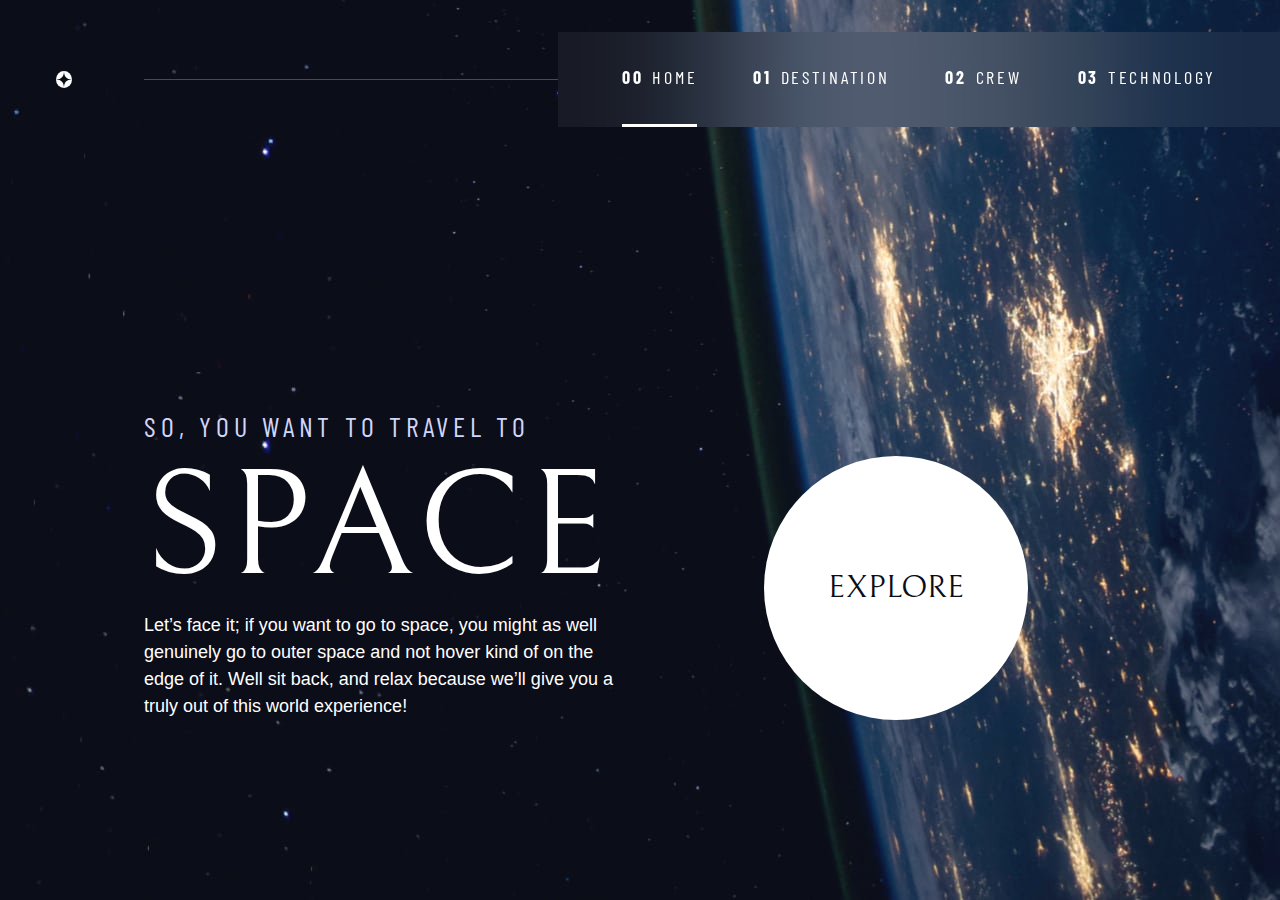
<file: index.html>
<!DOCTYPE html>
<html lang="en">

<head>
  <meta charset="UTF-8">
  <meta name="viewport" content="width=device-width, initial-scale=1.0">

  <link rel="icon" type="image/png" sizes="32x32" href="./assets/favicon-32x32.png">
  <!---Google Fonts-->
  <link rel="preconnect" href="https://fonts.googleapis.com">
  <link rel="preconnect" href="https://fonts.gstatic.com" crossorigin>
  <link href="https://fonts.googleapis.com/css2?family=Barlow+Condensed&family=Bellefair&display=swap" rel="stylesheet">
  <!---CSS--->
  <link rel="stylesheet" href="styles.css">
<script src="navbar.js" defer></script>
  <title>Frontend Mentor | Space tourism website</title>
</head>

<body class="home">
  <header class="primary-header flex">
    <div class="nav_logo">

        <img src="assets/shared/logo.svg" alt="logo-img">

    </div>
    <button class="mobile-nav-toggle" aria-controls="primary-navigation"><span class="sr-only"
      aria-expanded="false">Menu</span></button>
    <nav >
      <ul id="primary-navigation" data-visible="false" class=" nav underline-indicators flex">
        <li class="active ">
          <a href="index.html" class="ff-sans-cond uppercase text-white letter-spacing-2 "><span aria-hidden="true">00</span>Home</a>
        </li>
        <li class="">
          <a href="destination.html" class="ff-sans-cond uppercase text-white letter-spacing-2"><span aria-hidden="true">01</span>Destination</a>
        </li>
        <li class="">
          <a href="crew.html" class="ff-sans-cond uppercase text-white letter-spacing-2"><span aria-hidden="true">02</span>Crew</a>
        </li>
        <li class=" ">
          <a href="technology.html" class="ff-sans-cond uppercase text-white letter-spacing-2 "><span aria-hidden="true">03</span>Technology</a>
        </li>
      </ul>
    </nav>
  </header>
  <main id="main" class="grid-container grid-container--home ">
    <div >
        <h1 class="text-light fs-5 ff-sans-cond uppercase letter-spacing-1">SO, YOU WANT TO TRAVEL TO
        <span class=" d-block fs-9 ff-serif text-white">SPACE</span></h1>
        <p class="">Let’s face it; if you want to go to space, you might as well genuinely go to
          outer space and not hover kind of on the edge of it. Well sit back, and relax
          because we’ll give you a truly out of this world experience!</p>
  </div>
    <div >
      <a href="destination.html" class="explore uppercase ff-serif fs-6 text-dark"> Explore</a>
    </div>

  </main>


</body>

</html>
</file>
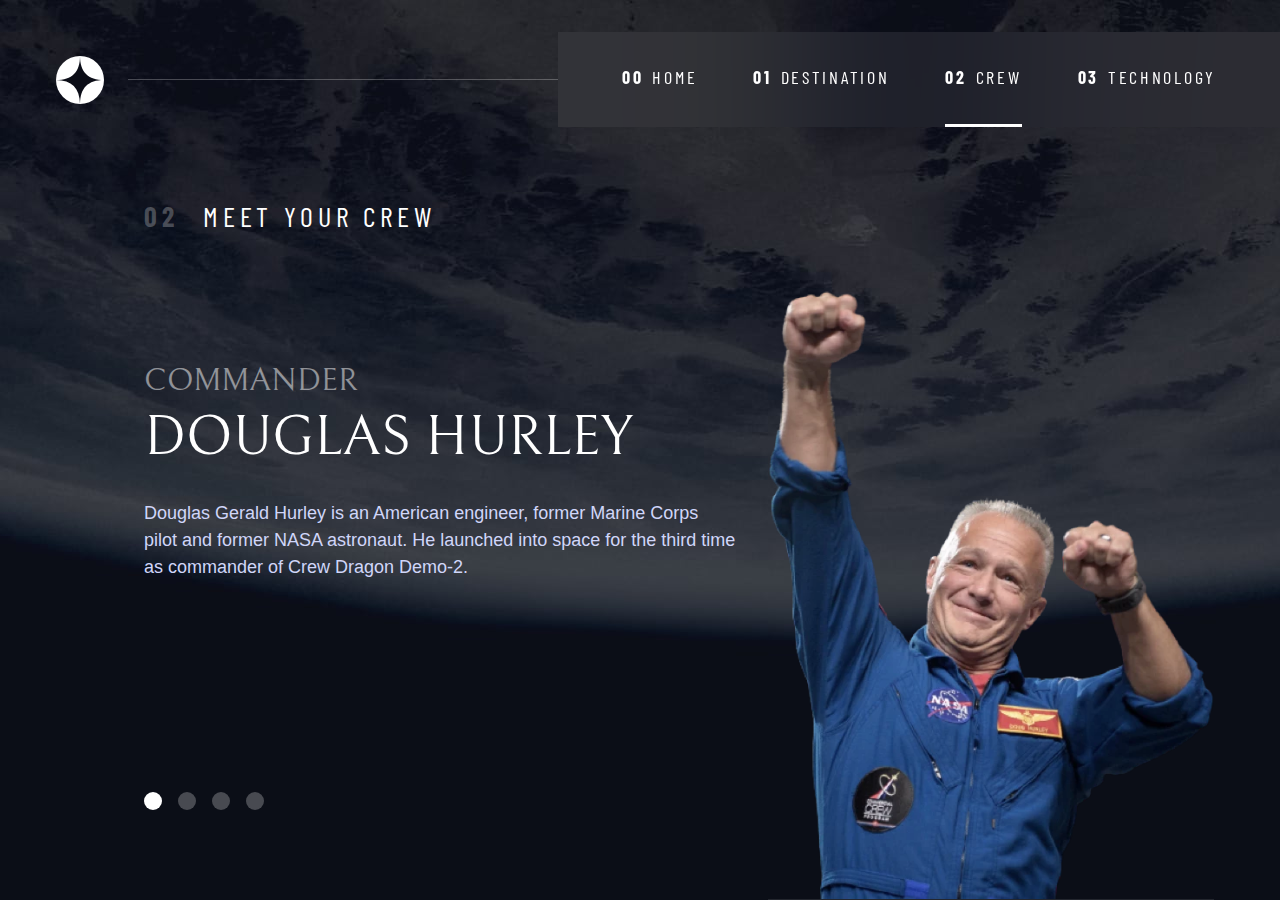
<file: crew.html>
<!DOCTYPE html>
<html lang="en">
<head>
  <meta charset="UTF-8">
  <meta name="viewport" content="width=device-width, initial-scale=1.0">

  <link rel="icon" type="image/png" sizes="32x32" href="./assets/favicon-32x32.png">

  <link rel="preconnect" href="https://fonts.googleapis.com">
<link rel="preconnect" href="https://fonts.gstatic.com" crossorigin>
<link href="https://fonts.googleapis.com/css2?family=Barlow+Condensed&family=Bellefair&display=swap" rel="stylesheet">
<!---CSS--->
  <link rel="stylesheet" href="styles.css">
  <script src="navbar.js" defer></script>
  <script src="index.js" defer></script>
  <title>Frontend Mentor | Space tourism website</title>
</head>
<body class="crew">
  <header class="primary-header flex">
    <div >
      <img src="assets/shared/logo.svg" alt="logo-img" class="nav_logo">
    </div>
    <button class="mobile-nav-toggle" aria-controls="primary-navigation"><span class="sr-only" aria-expanded="false">Menu</span></button>
    <nav>
      <ul id="primary-navigation" data-visible="false" class=" nav underline-indicators flex">
        <li class="">
          <a href="index.html" class="ff-sans-cond uppercase text-white letter-spacing-2 "><span aria-hidden="true">00</span>Home</a>
        </li>
        <li class="">
          <a href="destination.html" class="ff-sans-cond uppercase text-white letter-spacing-2"><span aria-hidden="true">01</span>Destination</a>
        </li>
        <li class="active">
          <a href="crew.html" class="ff-sans-cond uppercase text-white letter-spacing-2"><span aria-hidden="true">02</span>Crew</a>
        </li>
        <li class=" ">
          <a href="technology.html" class="ff-sans-cond uppercase text-white letter-spacing-2 "><span aria-hidden="true">03</span>Technology</a>
        </li>
      </ul>
    </nav>
  </header>
<main id="main" class="grid-container grid-container--crew flow">

    <h1 class="no-title"><span aria-hidden="true">02</span> Meet your crew</h1>
    <div class="dot-indicators flex" role="tablist" aria-label="crew member list">
      <button aria-selected="true" aria-controls="commander-tab" role="tab" data-image="commander-image" tabindex="0"><span class="sr-only">The commander</span></button>
      <button aria-selected="false" aria-controls="mission-tab" role="tab" data-image="mission-image" tabindex="-1"><span class="sr-only">The mission specialist</span></button>
      <button aria-selected="false" aria-controls="pilot-tab" role="tab" data-image="pilot-image" tabindex="-1"><span class="sr-only">The pilot</span></button>
      <button aria-selected="false" aria-controls="crew-tab" role="tab" data-image="crew-image" tabindex="-1"><span class="sr-only">The crew engineer</span></button>
    </div>

    <!-- commander -->
    <article class="crew-details flow" id="commander-tab" role="tabpanel" tabindex="0">
      <header class="flow flow--space-small">
        <h2 class="fs-6 ff-serif uppercase">Commander</h2>
        <p class="fs-7 uppercase ff-serif">Douglas Hurley</p>
      </header>
      <p class="text-light">Douglas Gerald Hurley is an American engineer, former Marine Corps pilot
      and former NASA astronaut. He launched into space for the third time as
      commander of Crew Dragon Demo-2.</p>
    </article>

    <!-- mission specialist -->
    <article hidden class="crew-details flow" id="mission-tab" role="tabpanel" tabindex="0">
      <header class="flow flow--space-small">
        <h2 class="fs-6 ff-serif uppercase">Mission Specialist</h2>
        <p class="fs-7 uppercase ff-serif">Mark SHuttleworth</p>
      </header>
      <p class="text-light">Mark Richard Shuttleworth is the founder and CEO of Canonical, the company behind
        the Linux-based Ubuntu operating system. Shuttleworth became the first South
        African to travel to space as a space tourist.</p>
    </article>

    <!-- pilot -->
    <article hidden class="crew-details flow" id="pilot-tab" role="tabpanel" tabindex="0">
      <header class="flow flow--space-small">
        <h2 class="fs-6 ff-serif uppercase">Pilot</h2>
        <p class="fs-7 uppercase ff-serif">Victor Glover</p>
      </header>
      <p class="text-light">Pilot on the first operational flight of the SpaceX Crew Dragon to the
        International Space Station. Glover is a commander in the U.S. Navy where
        he pilots an F/A-18.He was a crew member of Expedition 64, and served as a
        station systems flight engineer.</p>
    </article>

    <!-- engineer -->
    <article hidden class="crew-details flow" id="crew-tab" role="tabpanel" tabindex="0">
      <header class="flow flow--space-small">
        <h2 class="fs-6 ff-serif uppercase">Flight Engineer</h2>
        <p class="fs-7 uppercase ff-serif">Anousheh Ansari</p>
      </header>
      <p class="text-light">Anousheh Ansari is an Iranian American engineer and co-founder of Prodea Systems.
        Ansari was the fourth self-funded space tourist, the first self-funded woman to
        fly to the ISS, and the first Iranian in space.</p>
    </article>


    <picture id="commander-image">
      <source srcset="assets/crew/image-douglas-hurley.webp" type="image/webp">
      <img src="assets/crew/image-douglas-hurley.png" alt="Douglas Hurley">
    </picture>
    <picture hidden id="mission-image">
      <source srcset="assets/crew/image-mark-shuttleworth.webp" type="image/webp">
      <img src="assets/crew/image-mark-shuttleworth.png" alt="Douglas Hurley">
    </picture>
    <picture hidden id="pilot-image">
      <source srcset="assets/crew/image-victor-glover.webp" type="image/webp">
      <img src="assets/crew/image-victor-glover.png" alt="Douglas Hurley">
    </picture>
    <picture hidden id="crew-image">
      <source srcset="assets/crew/image-anousheh-ansari.webp" type="image/webp">
      <img src="assets/crew/image-anousheh-ansari.png" alt="Douglas Hurley">
    </picture>


</main>
</body>
</html>
</file>
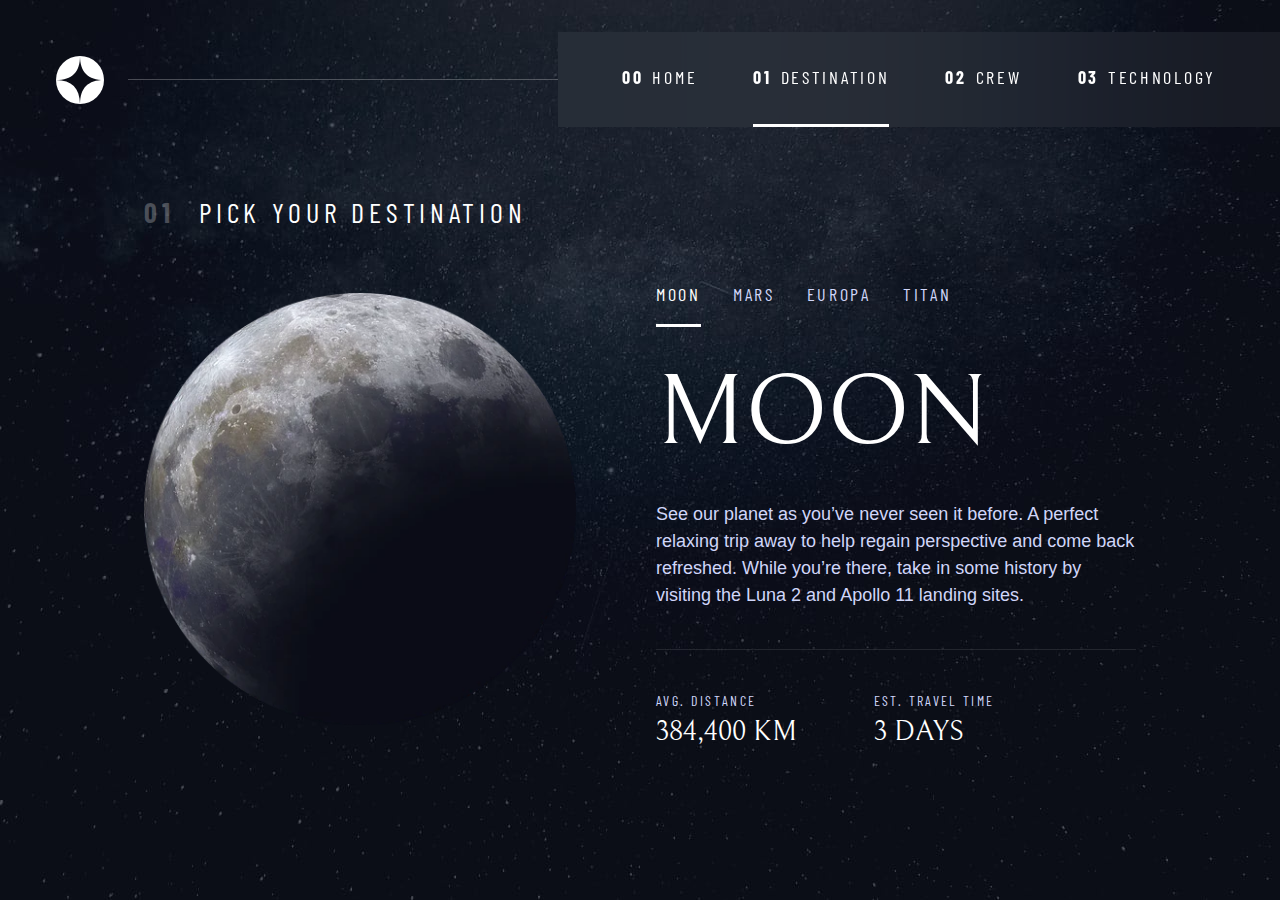
<file: destination.html>
<!DOCTYPE html>
<html lang="en">

<head>
  <meta charset="UTF-8">
  <meta name="viewport" content="width=device-width, initial-scale=1.0">

  <link rel="icon" type="image/png" sizes="32x32" href="./assets/favicon-32x32.png">

  <link rel="preconnect" href="https://fonts.googleapis.com">
  <link rel="preconnect" href="https://fonts.gstatic.com" crossorigin>
  <link href="https://fonts.googleapis.com/css2?family=Barlow+Condensed&family=Bellefair&display=swap" rel="stylesheet">
  <!---CSS--->
  <link rel="stylesheet" href="styles.css">

<script src="navbar.js" defer></script>
<script src="index.js" defer></script>

  <title>Frontend Mentor | Space tourism website</title>
</head>

<body class="destination">
  <header class="primary-header flex">
    <div >
      <img src="assets/shared/logo.svg" alt="logo-img" class="nav_logo">
    </div>
    <button class="mobile-nav-toggle" aria-controls="primary-navigation"><span class="sr-only" aria-expanded="false">Menu</span></button>
    <nav>
      <ul id="primary-navigation" data-visible="false" class=" nav underline-indicators flex">
        <li class="">
          <a href="index.html" class="ff-sans-cond uppercase text-white letter-spacing-2 "><span aria-hidden="true">00</span>Home</a>
        </li>
        <li class="active ">
          <a href="destination.html" class="ff-sans-cond uppercase text-white letter-spacing-2"><span aria-hidden="true">01</span>Destination</a>
        </li>
        <li class="">
          <a href="crew.html" class="ff-sans-cond uppercase text-white letter-spacing-2"><span aria-hidden="true">02</span>Crew</a>
        </li>
        <li class=" ">
          <a href="technology.html" class="ff-sans-cond uppercase text-white letter-spacing-2 "><span aria-hidden="true">03</span>Technology</a>
        </li>
      </ul>
    </nav>
  </header>
  <main id="main" class="grid-container grid-container--destination flow">

    <h1 class="no-title"> <span aria-hidden="true">01</span> Pick your destination</h1>

    <picture  id="moon-image">
      <source srcset="assets/destination/image-moon.webp" type="image/webp">
      <img src="assets/destination/image-moon.png" alt="the moon">
    </picture>
    <picture hidden id="mars-image">
      <source srcset="assets/destination/image-mars.webp" type="image/webp">
      <img src="assets/destination/image-mars.png" alt="the planet mars">
    </picture>
    <picture hidden id="europa-image">
      <source srcset="assets/destination/image-europa.webp" type="image/webp">
      <img src="assets/destination/image-europa.png" alt="the planet europa">
    </picture>
    <picture hidden id="titan-image">
      <source srcset="assets/destination/image-titan.webp" type="image/webp">
      <img src="assets/destination/image-titan.png" alt="the moon titan">
    </picture>


    <div class="tab-list underline-indicators flex" role="tablist" aria-label="destination list">
        <button aria-selected="true" role="tab" aria-controls="moon-tab" class="uppercase ff-sans-cond text-light letter-spacing-2" tabindex="0" data-image="moon-image">Moon</button>
        <button aria-selected="false" role="tab" aria-controls="mars-tab" class="uppercase ff-sans-cond text-light letter-spacing-2" tabindex="-1" data-image="mars-image">Mars</button>
        <button aria-selected="false" role="tab" aria-controls="europa-tab" class="uppercase ff-sans-cond text-light letter-spacing-2" tabindex="-1" data-image="europa-image">Europa</button>
        <button aria-selected="false" role="tab" aria-controls="titan-tab" class="uppercase ff-sans-cond text-light letter-spacing-2" tabindex="-1" data-image="titan-image">Titan</button>
    </div>

    <article class="destination-info flow" id="moon-tab" tabindex="0" role="tabpanel">
      <h2 class="fs-8 uppercase ff-serif">Moon</h2>

      <p class="text-light">See our planet as you’ve never seen it before. A perfect relaxing trip away to help
        regain perspective and come back refreshed. While you’re there, take in some history
        by visiting the Luna 2 and Apollo 11 landing sites.</p>


      <div class="destination-meta flex">
        <div>
          <h3 class="text-light fs-2 uppercase ff-sans-cond letter-spacing-3">Avg. distance</h3>
          <p class="ff-serif uppercase">384,400 km</p>
        </div>

        <div>
          <h3 class="text-light fs-2 uppercase ff-sans-cond letter-spacing-3">Est. travel time</h3>
          <p class="ff-serif uppercase">3 days</p>
        </div>
      </div>
    </article>

    <!-- Mars -->
<article hidden class="destination-info flow" id="mars-tab" tabindex="0"  role="tabpanel">
  <h2 class="fs-8 uppercase ff-serif">Mars</h2>

  <p class="text-light">Don’t forget to pack your hiking boots. You’ll need them to tackle Olympus Mons,
the tallest planetary mountain in our solar system. It’s two and a half times
the size of Everest!</p>

  <div class="destination-meta flex">
    <div>
      <h3 class="text-light fs-2 uppercase ff-sans-cond letter-spacing-3">Avg. distance</h3>
      <p class="ff-serif uppercase">225 mil. km</p>
    </div>
    <div>
      <h3 class="text-light fs-2 uppercase ff-sans-cond letter-spacing-3">Est. travel time</h3>
      <p class="ff-serif uppercase">9 months</p>
    </div>
  </div>
</article>

<!-- Europa -->
<article hidden class="destination-info flow" id="europa-tab" tabindex="0"  role="tabpanel">
  <h2 class="fs-8 uppercase ff-serif">Europa</h2>

  <p class="text-light">The smallest of the four Galilean moons orbiting Jupiter, Europa is a
winter lover’s dream. With an icy surface, it’s perfect for a bit of
ice skating, curling, hockey, or simple relaxation in your snug
wintery cabin.</p>
  <div class="destination-meta flex">
    <div>
      <h3 class="text-light fs-2 uppercase ff-sans-cond letter-spacing-3">Avg. distance</h3>
      <p class="ff-serif uppercase">628 mil. km</p>
    </div>
    <div>
      <h3 class="text-light fs-2 uppercase ff-sans-cond letter-spacing-3">Est. travel time</h3>
      <p class="ff-serif uppercase">3 years</p>
    </div>
  </div>
</article>

<!-- Titan -->
<article hidden class="destination-info flow" id="titan-tab" tabindex="0"  role="tabpanel">
  <h2 class="fs-8 uppercase ff-serif">Titan</h2>

  <p class="text-light">The only moon known to have a dense atmosphere other than Earth, Titan
is a home away from home (just a few hundred degrees colder!). As a
bonus, you get striking views of the Rings of Saturn.</p>

  <div class="destination-meta flex">
    <div>
      <h3 class="text-light fs-2 uppercase ff-sans-cond letter-spacing-3">Avg. distance</h3>
      <p class="ff-serif uppercase">1.6 bil. km</p>
    </div>
    <div>
      <h3 class="text-light fs-2 uppercase ff-sans-cond letter-spacing-3">Est. travel time</h3>
      <p class="ff-serif uppercase">7 years</p>
    </div>
  </div>
</article>
  </main>

</body>

</html>
</file>
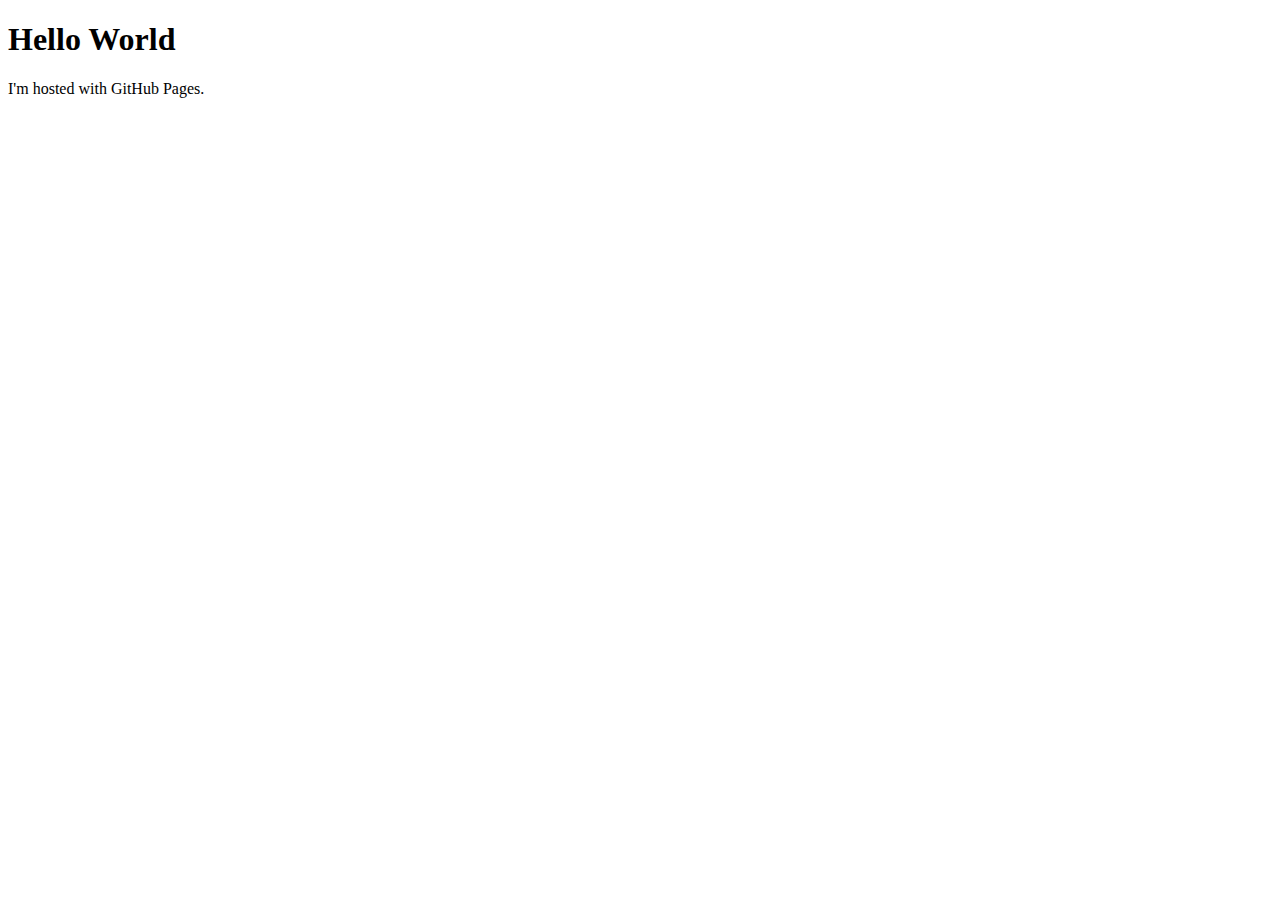
<file: index-pages.html>
<!DOCTYPE html>
<html lang="en" dir="ltr">
  <head>
    <meta charset="utf-8">
    <title></title>
  </head>
  <body>
    <h1>Hello World</h1>
    <p>I'm hosted with GitHub Pages.</p>
  </body>
</html>
</file>
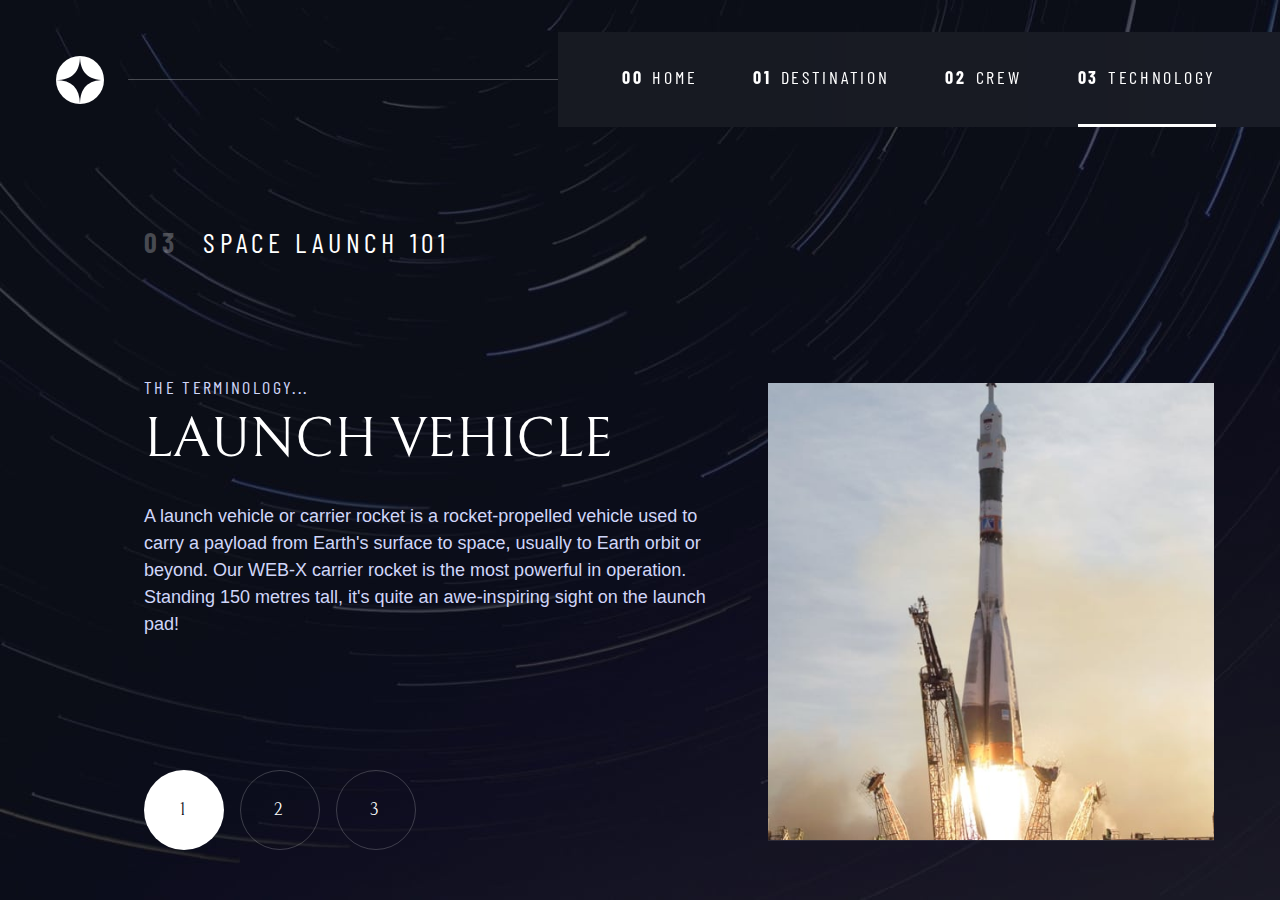
<file: technology.html>
<!DOCTYPE html>
<html lang="en">

<head>
  <meta charset="UTF-8">
  <meta name="viewport" content="width=device-width, initial-scale=1.0">

  <link rel="icon" type="image/png" sizes="32x32" href="./assets/favicon-32x32.png">
  <link rel="preconnect" href="https://fonts.googleapis.com">
  <link rel="preconnect" href="https://fonts.gstatic.com" crossorigin>
  <link href="https://fonts.googleapis.com/css2?family=Barlow+Condensed&family=Bellefair&display=swap" rel="stylesheet">

  <!---CSS--->
  <link rel="stylesheet" href="styles.css">
  <script src="navbar.js" defer></script>
  <script src="index.js" defer></script>
  <title>Frontend Mentor | Space tourism website</title>
</head>

<body class="technology">
  <header class="primary-header flex">
    <div >
      <img src="assets/shared/logo.svg" alt="logo-img" class="nav_logo">
    </div>
    <button class="mobile-nav-toggle" aria-controls="primary-navigation"><span class="sr-only" aria-expanded="false">Menu</span></button>
    <nav>
      <ul id="primary-navigation" data-visible="false" class=" nav underline-indicators flex">
        <li class="">
          <a href="index.html" class="ff-sans-cond uppercase text-white letter-spacing-2 "><span aria-hidden="true">00</span>Home</a>
        </li>
        <li class="">
          <a href="destination.html" class="ff-sans-cond uppercase text-white letter-spacing-2"><span aria-hidden="true">01</span>Destination</a>
        </li>
        <li class="">
          <a href="crew.html" class="ff-sans-cond uppercase text-white letter-spacing-2"><span aria-hidden="true">02</span>Crew</a>
        </li>
        <li class="active">
          <a href="technology.html" class="ff-sans-cond uppercase text-white letter-spacing-2 "><span aria-hidden="true">03</span>Technology</a>
        </li>
      </ul>
    </nav>
  </header>
  <main id="main" class="grid-container grid-container--technology flow">

        <h1 class="no-title"><span aria-hidden="true">03</span> Space launch 101</h1>


        <div class="number_indicator flex  "  role="tablist" aria-label="technology list">
          <button  class="ff-serif letter-spacing-3 btn"aria-selected= "true" aria-controls="vehicle-tab" role="tab" data-image="launch-vehicle-image" tabindex="0">1</button>
          <button  class="ff-serif letter-spacing-3 btn"aria-selected= "false" aria-controls="capsule-tab" role="tab" data-image="space-capsule-image" tabindex="-1">2</button>
          <button  class="ff-serif letter-spacing-3 btn"aria-selected= "false" aria-controls="spaceport-tab" role="tab" data-image="spaceport-image" tabindex="-1">3</button>
        </div>
        <!-- Launch Vehicle -->
      <article class="technology-info flow" id="vehicle-tab" role="tabpanel" tabindex="0">
        <header class="flow flow--space-small" >
          <h1 class="fs-4 uppercase ff-sans-cond letter-spacing-3 text-light">The terminology...</h1>
          <h3 class="fs-7 uppercase ff-serif">Launch vehicle</h3>
        </header>

        <p class="text-light">A launch vehicle or carrier rocket is a rocket-propelled vehicle used to carry a
          payload from Earth's surface to space, usually to Earth orbit or beyond. Our
          WEB-X carrier rocket is the most powerful in operation. Standing 150 metres tall,
          it's quite an awe-inspiring sight on the launch pad!</p>
      </article>

      <!-- Space capsule -->
    <article hidden class="technology-info flow" id="capsule-tab" role="tabpanel" tabindex="0">
      <header class="flow flow--space-small" >
        <h1 class="fs-5 uppercase ff-sans-cond letter-spacing-3">The terminology...</h1>
        <p class="fs-7 uppercase ff-serif">Space capsule</p>
      </header>

      <p class="text-light">A space capsule is an often-crewed spacecraft that uses a blunt-body reentry
  capsule to reenter the Earth's atmosphere without wings. Our capsule is where
  you'll spend your time during the flight. It includes a space gym, cinema,
  and plenty of other activities to keep you entertained.
</p>
    </article>

    <!-- Spaceport -->
  <article hidden class="technology-info flow" id="spaceport-tab" role="tabpanel" tabindex="0">
    <header class="flow flow--space-small" >
      <h1 class="fs-5 uppercase ff-sans-cond letter-spacing-3">The terminology...</h1>
      <p class="fs-7 uppercase ff-serif">Spaceport</p>
    </header>

    <p class="text-light">A spaceport or cosmodrome is a site for launching (or receiving) spacecraft,
  by analogy to the seaport for ships or airport for aircraft. Based in the
  famous Cape Canaveral, our spaceport is ideally situated to take advantage
  of the Earth’s rotation for launch.</p>
  </article>

<picture id="launch-vehicle-image">
  <source srcset="assets\technology\image-launch-vehicle-portrait.jpg" media="(min-width: 45rem)">
  <img src="assets\technology\image-launch-vehicle-landscape.jpg" alt="Launch Vehicle image" />
</picture>
<picture hidden id="space-capsule-image">
  <source srcset="assets\technology\image-space-capsule-portrait.jpg" media="(min-width: 45rem)">
  <img src="assets\technology\image-space-capsule-landscape.jpg" alt="Launch Vehicle image" />
</picture>
<picture hidden id="spaceport-image">
  <source srcset="assets\technology\image-spaceport-portrait.jpg" media="(min-width: 45rem)">
  <img src="assets\technology\image-spaceport-landscape.jpg" alt="Launch Vehicle image" />
</picture>

  </main>
</body>

</html>
</file>
<file: styles.css>
/* ------------------- */
/* Custom properties   */
/* ------------------- */
:root {
  /*colors*/
  --clr-dark: 11 13 23;
  --clr-light: 208 214 249;
  --clr-white: 255 255 255;
  /*font-sizes*/
  --fs-9: 9.375rem;
  --fs-8: 6.25rem;
  --fs-7: 3.5rem;
  --fs-6: 2rem;
  --fs-5: 1rem;
  --fs-4: 1.125rem;
  --fs-3: 1rem;
  --fs-2: 0.875rem;
  /* font-families */
  --ff-serif: "Bellefair", serif;
  --ff-sans-cond: "Barlow Condensed", sans-serif;
  --ff-sans-normal: "Barlow", sans-serif;
}

@media (min-width: 35em) {
  :root {
    --fs-9: 9.375rem;
    --fs-8: 5rem;
    --fs-7: 2.5rem;
    --fs-6: 1.5rem;
    --fs-5: 1.25rem;
    --fs-4: 1rem;
  }
}

@media (min-width: 45em) {
  :root {
    /* font-sizes */
    --fs-8: 6.25rem;
    --fs-7: 3.5rem;
    --fs-6: 2rem;
    --fs-5: 1.75rem;
    --fs-4: 1.125rem;
  }
}

/*-----Reset-----*/
/* https://piccalil.li/blog/a-modern-css-reset/ */
/* Box sizing */
*,
*::before,
*::after {
  box-sizing: : border-box;
}

/* Reset margins */
body,
h1,
h2,
h3,
h4,
h5,
p,
figure,
picture {
  margin: 0;
}

h1,
h2,
h3,
h4,
h5,
h6,
p {
  font-weight: 400;
}

/* Body */
body {
  font-family: var(--ff-sans-normal);
  font-size: var(--fs-4);
  color: rgb(var(--clr-white));
  background-color: rgb(var(--clr-dark));
  line-height: 1.5;
  min-height: 100vh;
  display: grid;
  grid-template-rows: min-content 1fr;
  overflow-x: hidden;
}

/* make images easier to work with */
img,
picutre {
  max-width: 100%;
  display: block;
}

/* make form elements easier to work with */
input,
button,
textarea,
select {
  font: inherit;
}

/* remove animations for people who've turned them off */
@media (prefers-reduced-motion: reduce) {

  *,
  *::before,
  *::after {
    animation-duration: 0.01ms !important;
    animation-iteration-count: 1 !important;
    transition-duration: 0.01ms !important;
    scroll-behavior: auto !important;
  }
}

/* ------------------- */
/* Utility classes     */
/* ------------------- */
.flex {
  display: flex;
  gap: var(--gap, 1rem);
}

.grid {
  display: grid;
  gap: var(--gap, 1rem);
}

.d-block {
  display: block;
}

.flow>*:where(:not(:first-child)) {
  margin-top: var(--flow-space, 1rem);
}
.flow--space-small {
    --flow-space: .5rem;
}
.container {
  padding-inline: 2em;
  margin-inline: auto;
  max-width: 80rem;
}

.sr-only {
  position: absolute;
  width: 1px;
  height: 1px;
  padding: 0;
  margin: -1px;
  overflow: hidden;
  clip: rect(0, 0, 0, 0);
  white-space: nowrap;
  /* added line */
  border: 0;
}

/* Colors  */
.bg-dark {
  background-color: rgb(var(--clr-dark));
}

.bg-light {
  background-color: rgb(var(--clr-light));
}

.bg-white {
  background-color: rgb(var(--clr-white));
}

.text-dark {
  color: rgb(var(--clr-dark));
}

.text-light {
  color: rgb(var(--clr-light));
}

.text-white {
  color: rgb(var(--clr-white));
}

/* typography */
.ff-serif {
  font-family: var(--ff-serif);
}

.ff-sans-cond {
  font-family: var(--ff-sans-cond);
}

.ff-sans-normal {
  font-family: var(--ff-sans-normal);
}

.letter-spacing-1 {
  letter-spacing: 4.75px;
}

.letter-spacing-2 {
  letter-spacing: 2.7px;
}

.letter-spacing-3 {
  letter-spacing: 2.35px;
}

.uppercase {
  text-transform: uppercase;
}

.fs-9 {
  font-size: var(--fs-9);
}

.fs-8 {
  font-size: var(--fs-8);
}

.fs-7 {
  font-size: var(--fs-7);
}

.fs-6 {
  font-size: var(--fs-6);
}

.fs-5 {
  font-size: var(--fs-5);
}

.fs-4 {
  font-size: var(--fs-4);
}

.fs-3 {
  font-size: var(--fs-3);
}

.fs-2 {
  font-size: var(--fs-2);
}

.fs-9,
.fs-8,
.fs-7,
.fs-6 {
  line-height: 1.1;
}

.no-title {
  font-family: var(--ff-sans-cond);
  font-size: var(--fs-5);
  text-transform: uppercase;
  letter-spacing: 4.72px;
}

.no-title span {
  margin-right: .5em;
  font-weight: 700;
  color: rgba(var(--clr-white)/ 0.25);
}

/* Compontents */
.explore {
  font-size: 2rem;
  position: relative;
  z-index: 1;
  display: inline-grid;
  place-items: center;
  background: rgb(var(--clr-white));
  border-radius: 50%;
  padding: 2em;
  aspect-ratio: auto 1 / 1;
  text-decoration: none;
}

.explore::after {
  content: "";
  position: absolute;
  z-index: -1;
  background: rgb(var(--clr-white) /.1);
  width: 100%;
  height: 100%;
  border-radius: 50%;
  opacity: 0;
  transition: opacity 500ms linear, transform 500ms ease-in-out;
}

.explore:hover::after,
.explore:focus::after {
  opacity: 1;
  transform: scale(1.5);
}

/* Primary Header*/
.nav_logo {
  margin: 1.5rem clamp(1.5rem, 5vw, 3.5rem);
}

.primary-header {
  justify-content: space-between;
  align-items: center;
}

.nav {
  --gap: clamp(1.5rem, 5vw, 3.5rem);
  --underline-gap: 2rem;
  list-style: none;
  padding: 0;
  margin: 0;
  background: rgb(var(--clr-white) / 0.05);
  backdrop-filter: blur(5rem);
}

.nav a {
  text-decoration: none;
}

.nav a > span {
  font-weight: 700;
  margin-right: .5em;
}

.mobile-nav-toggle {
  display: none;
}

@media (max-width: 35rem) {
  .nav {
    --underline-gap: .5rem;
    position: fixed;
    z-index: 1000;
    inset: 0 0 0 30%;
    list-style: none;
    padding: min(20rem, 15vh) 2rem;
    margin: 0;
    flex-direction: column;
    transform: translateX(100%);
    transition: transform 500ms ease-in-out;
  }

  .nav[data-visible="true"] {
    transform: translateX(0);
  }
  .nav.underline-indicators > .active {
        border: 0;
     }
  .mobile-nav-toggle {
    display: block;
    position: absolute;
    z-index: 2000;
    right: 1rem;
    top: 2rem;
    background: transparent;
    background-image: url(./assets/shared/icon-hamburger.svg);
    background-repeat: no-repeat;
    width: 1.5rem;
    aspect-ratio: 1;
    border: 0;
  }

  .mobile-nav-toggle[aria-expanded="true"] {
    background-image: url(./assets/shared/icon-close.svg);
  }

  .mobile-nav-toggle:focus-visible {
    outline: 5px solid white;
    outline-offset: 5px;
  }
}

@media (min-width: 35em) {
  .nav {
    padding-inline: clamp(3rem, 5vw, 7rem);
  }
}

@media (min-width: 35em) and (max-width: 44.999em) {
  .nav a > span {
    display: none;
  }
}

@media (min-width: 45em) {

 .primary-header::after {
     content: '';
     display: block;
     position: relative;
     height: 1px;
     width: 100%;
     margin-right: -2.5rem;
     background: rgb( var(--clr-white) / .25);
     order: 1;
 }

nav {
    order: 2;
}
  .nav {
    margin-block: 2rem;
  }
}

.underline-indicators > * {
  cursor: pointer;
  padding: var(--underline-gap, 1rem) 0;
  border: 0;
  border-bottom: .2rem solid rgba(255, 255, 255, 0);
  background-color: transparent;
}

.underline-indicators > *:focus {
  border-color: rgb(var(--clr-white) / .5);
}

.underline-indicators > *:hover {
  border-color: rgb(var(--clr-white) / .5);
}

.underline-indicators > .active,
.underline-indicators > [aria-selected="true"] {
  color: rgb(var(--clr-white) / 1);
  border-color: rgb(var(--clr-white) / 1);
}

.tab-list {
  --gap: 2rem;
}

.dot-indicators > * {
  cursor: pointer;
  border: 0;
  border-radius: 50%;
  padding: .5em;
  background-color: rgb(var(--clr-white) / .25);
}

.dot-indicators > *:hover,
.dot-indicators > *:focus {
  background-color: rgb(var(--clr-white) / .5);
}

.dot-indicators > [aria-selected="true"] {
  background-color: rgb(var(--clr-white) / 1);
}

.number_indicator > * {
  cursor: pointer;
  border: 1px solid rgba(255, 255, 255, 0.20);
  border-radius: 50%;
  height: 80px;
  width: 80px;
  background-color: rgba(255, 255, 255, 0);
  color: rgb(255, 255, 255);
}

.number_indicator > *:hover,
.number_indicator > *:focus {
  border: 1px solid rgb(255, 255, 255);
  background-color: rgba(255, 255, 255, 0);
  color: rgb(255, 255, 255);
}

.number_indicator > [aria-selected="true"] {
  border: 0;
  background-color: rgb(255, 255, 255);
  color: rgba(11, 13, 23, 1);
}

/* Navigation */
/* ----------------------------- */
/* Page specific background      */
/* ----------------------------- */
body {
  background-size: cover;
  background-position: bottom center;
}

/* home */
.home {
  background-image: url(./assets/home/background-home-mobile.jpg);
}

@media (min-width: 35rem) {
  .home {
    background-position: center center;
    background-image: url(./assets/home/background-home-tablet.jpg);
  }
}

@media (min-width: 45rem) {
  .home {
    background-image: url(./assets/home/background-home-desktop.jpg);
  }
}

/* destination */
.destination {
  background-image: url(./assets/destination/background-destination-mobile.jpg);
}

@media (min-width: 35rem) {
  .destination {
    background-position: center center;
    background-image: url(./assets/destination/background-destination-tablet.jpg);
  }
}

@media (min-width: 45rem) {
  .destination {
    background-image: url(./assets/destination/background-destination-desktop.jpg);
  }
}
/* crew */
.crew {
  background-image: url(./assets/crew/background-crew-mobile.jpg);
}

@media (min-width: 35rem) {
  .crew {
    background-position: center center;
    background-image: url(./assets/crew/background-crew-tablet.jpg);
  }
}

@media (min-width: 45rem) {
  .crew {
    background-image: url(./assets/crew/background-crew-desktop.jpg);
  }
}
/* technology */
.technology {
  background-image: url(./assets/technology/background-technology-mobile.jpg);
}

@media (min-width: 35rem) {
  .technology {
    background-position: center center;
    background-image: url(./assets/technology/background-technology-tablet.jpg);
  }
}

@media (min-width: 45rem) {
  .technology {
    background-image: url(./assets/technology/background-technology-desktop.jpg);
}
}

/* ----------------------------- */
/* Layout                        */
/* ----------------------------- */
.grid-container {
  text-align: center;
  display: grid;
  place-items: center;
  padding-inline: 1rem;
  padding-bottom: 4rem;
}

.grid-container p:not([class]) {
  max-width: 50ch;
}

.no-title {
  grid-area: title;
}

/* destination layout */
.grid-container--destination {
  --flow-space: 2rem;
  grid-template-areas:
    'title'
    'image'
    'tabs'
    'content';
}

.grid-container--destination > picture {
  grid-area: image;
  max-width: 60%;
}

.grid-container--destination > .tab-list {
  grid-area: tabs;
}

.grid-container--destination > .destination-info {
  grid-area: content;
}

.destination-meta {
  flex-direction: column;
  border-top: 1px solid rgba(255, 255, 255, .1);
  padding-top: 2.5rem;
  margin-top: 2.5rem;
}
.destination-meta p {
    font-size: 1.75rem;
}
/* crew layout */

.grid-container--crew {
    --flow-space: 2rem;
    grid-template-areas:
        'title'
        'image'
        'tabs'
        'content';
}

.grid-container--crew > picture {
    grid-area: image;
    max-width: 60%;
    border-bottom: 1px solid rgb( var(--clr-white) / .1);
}

.grid-container--crew > .dot-indicators {
    grid-area: tabs;
}

.grid-container--crew > .crew-details {
    grid-area: content;
}
.crew-details h2 {
    opacity: .5;
}
/* technology layout */

.grid-container--technology {
    --flow-space: 2rem;
    grid-template-areas:
        'title'
        'image'
        'tabs'
        'content';
}

.grid-container--technology > picture {
    grid-area: image;
    max-width: 90%;
    border-bottom: 1px solid rgb( var(--clr-white) / .1);
}

.grid-container--technology > .number_indicator {
    grid-area: tabs;
}

.grid-container--technology > .technology-info {
    grid-area: content;
}

@media (min-width: 35em) {
    .no-title {
        justify-self: start;
        margin-top: 2rem;
    }

    .destination-meta {
        flex-direction: row;
        justify-content: space-evenly;
    }

    .grid-container--crew {
       padding-bottom: 0;
    grid-template-areas:
        'title'
        'content'
        'tabs'
        'image';
}
.grid-container--technology {
   padding-bottom: 0;
grid-template-areas:
    'title'
    'image'
    'tabs'
    'content';
}
}
@media (min-width: 45em) {
  .grid-container {
    text-align: left;
    column-gap: var(--container-gap, 2rem);
    grid-template-columns: minmax(1rem, 1fr) repeat(2, minmax(0, 30rem)) minmax(1rem, 1fr);
  }

  .grid-container--home {
      padding-bottom: max(6rem, 20vh);
      align-items: end;
  }

  .grid-container--home > *:first-child {
      grid-column: 2;
  }

  .grid-container--home > *:last-child {
      grid-column: 3;
  }

  .grid-container--destination {
      justify-items: start;
      align-content: start;
      grid-template-areas:
          '. title title .'
          '. image tabs .'
          '. image content .';
  }

  .grid-container--destination > picture{
      max-width: 90%;
  }

  .destination-meta {
       --gap: min(6vw, 6rem);
      justify-content: start;
  }
  .grid-container--crew {
      grid-template-columns: minmax(1rem, 1fr) minmax(0, 37rem) minmax(0, 23rem) minmax(1rem, 1fr);
      justify-items: start;
      grid-template-areas:
          '. title title .'
          '. content image .'
          '. tabs image .';
  }

  .grid-container--crew > picture {
      grid-column: span 2;
      align-self: end;
      max-width: 90%;
  }

  .grid-container--technology {
      grid-template-columns:   minmax(1rem, 1fr) minmax(0, 37rem) minmax(0, 23rem) minmax(1rem, 1fr);
      justify-items: start;
      grid-template-areas:
      '. title title .'
      '. content image .'
      '. tabs image .';
  }

  .grid-container--technology > picture {
      grid-column:  span 2;
      max-width: 90%;
  }
  .number_indicator .btn {
display: block;
  }

}
</file>
